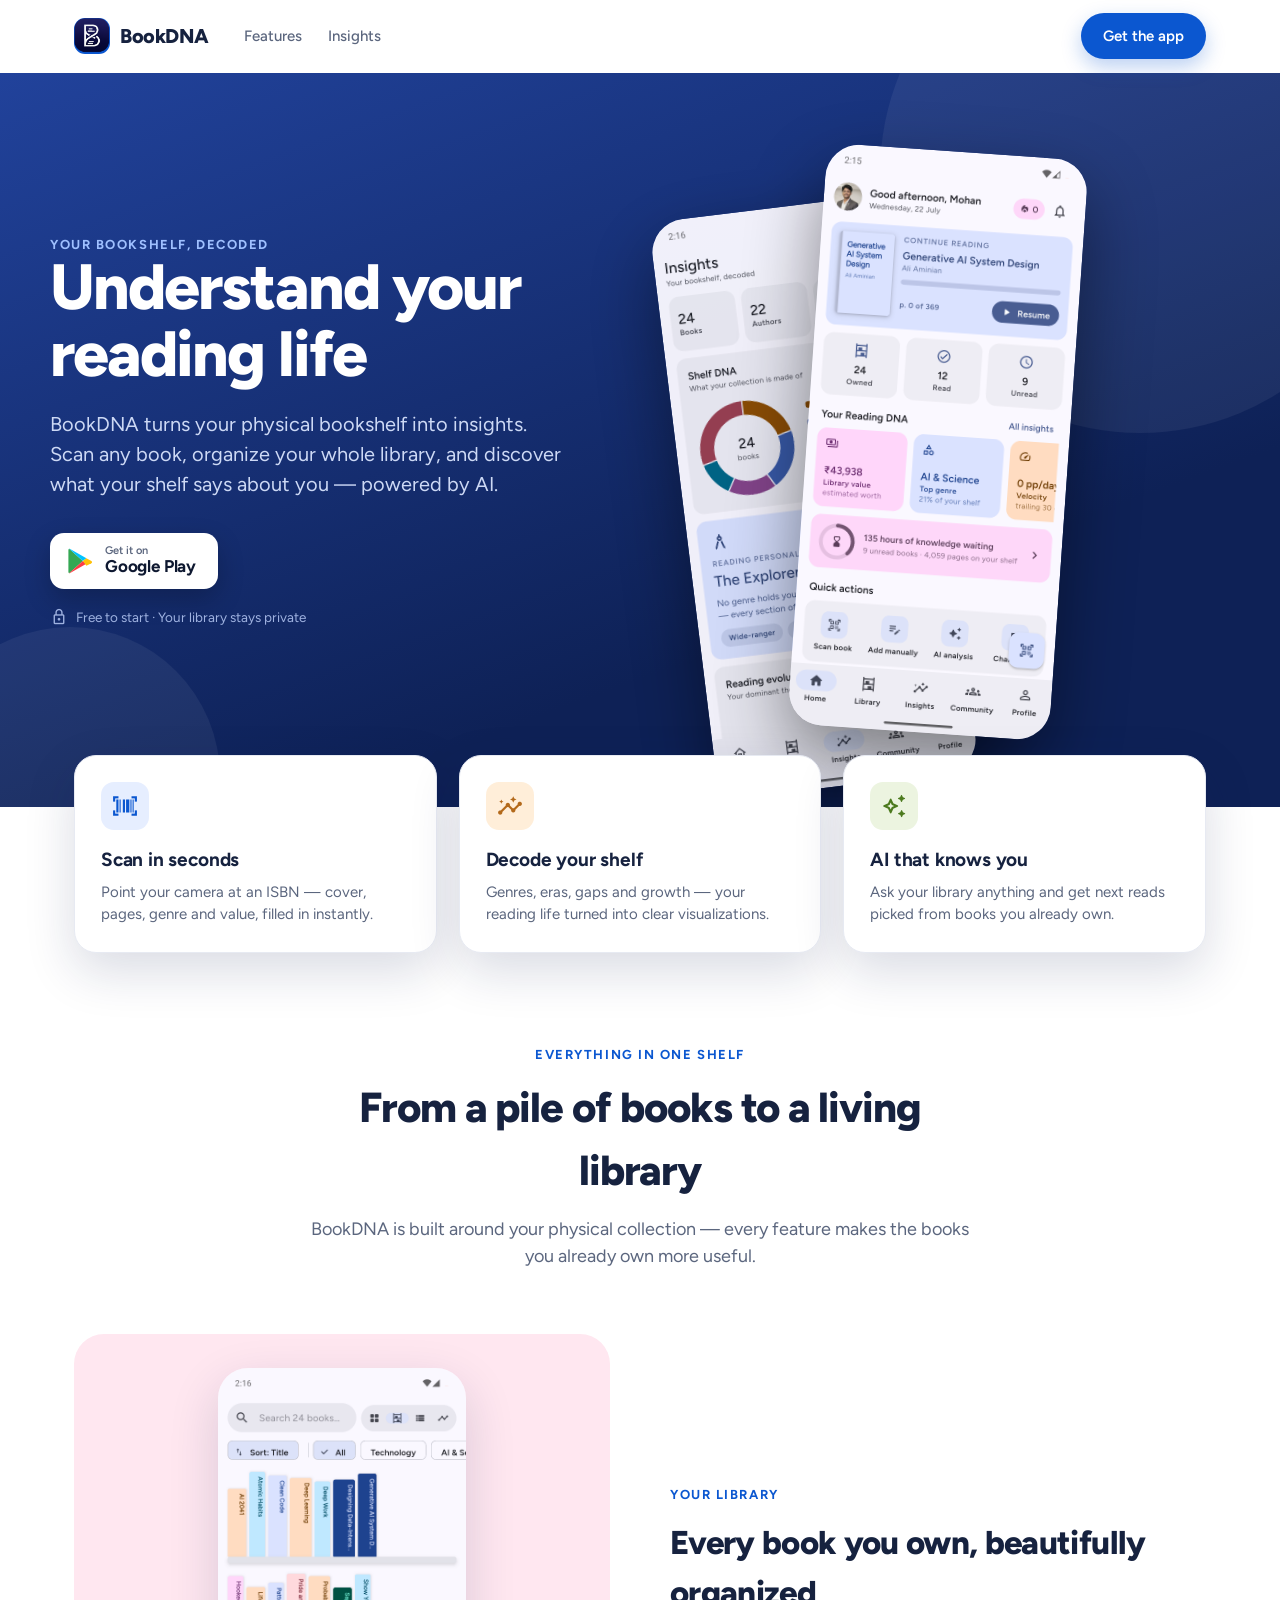
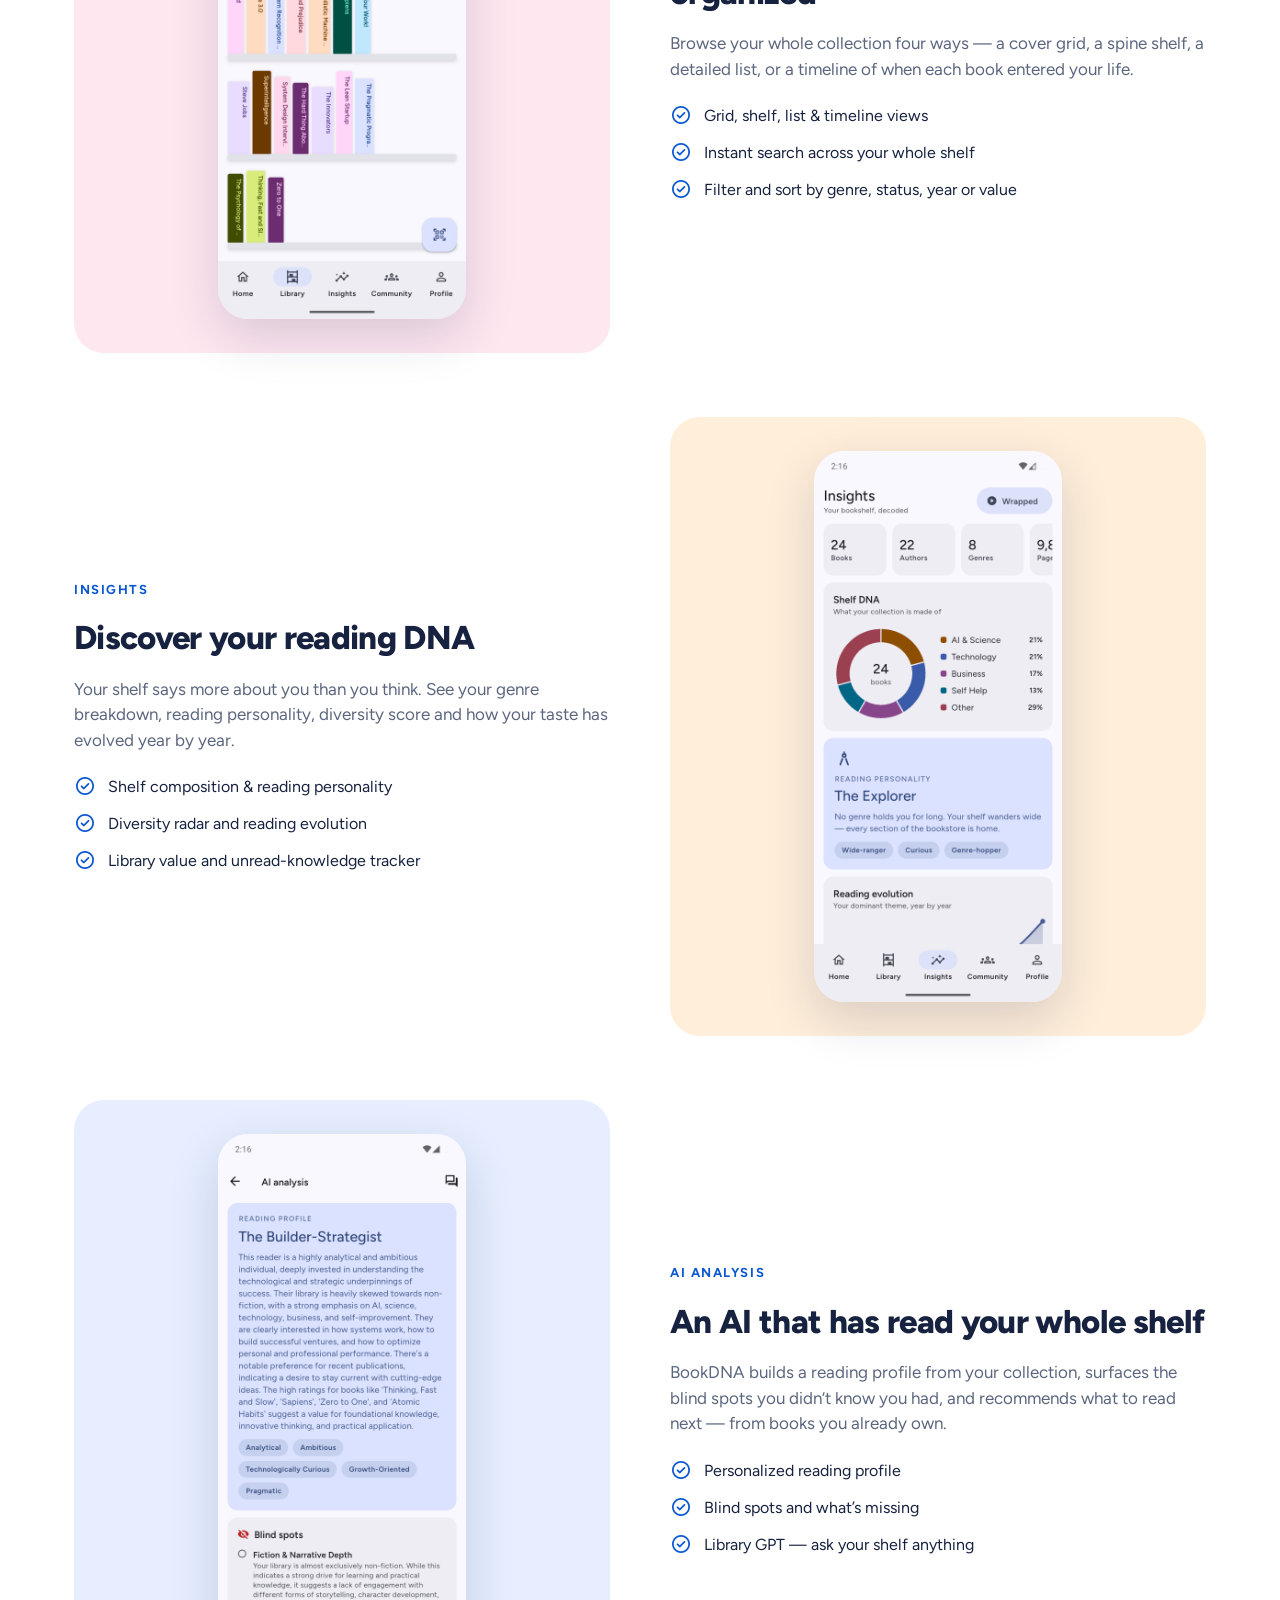
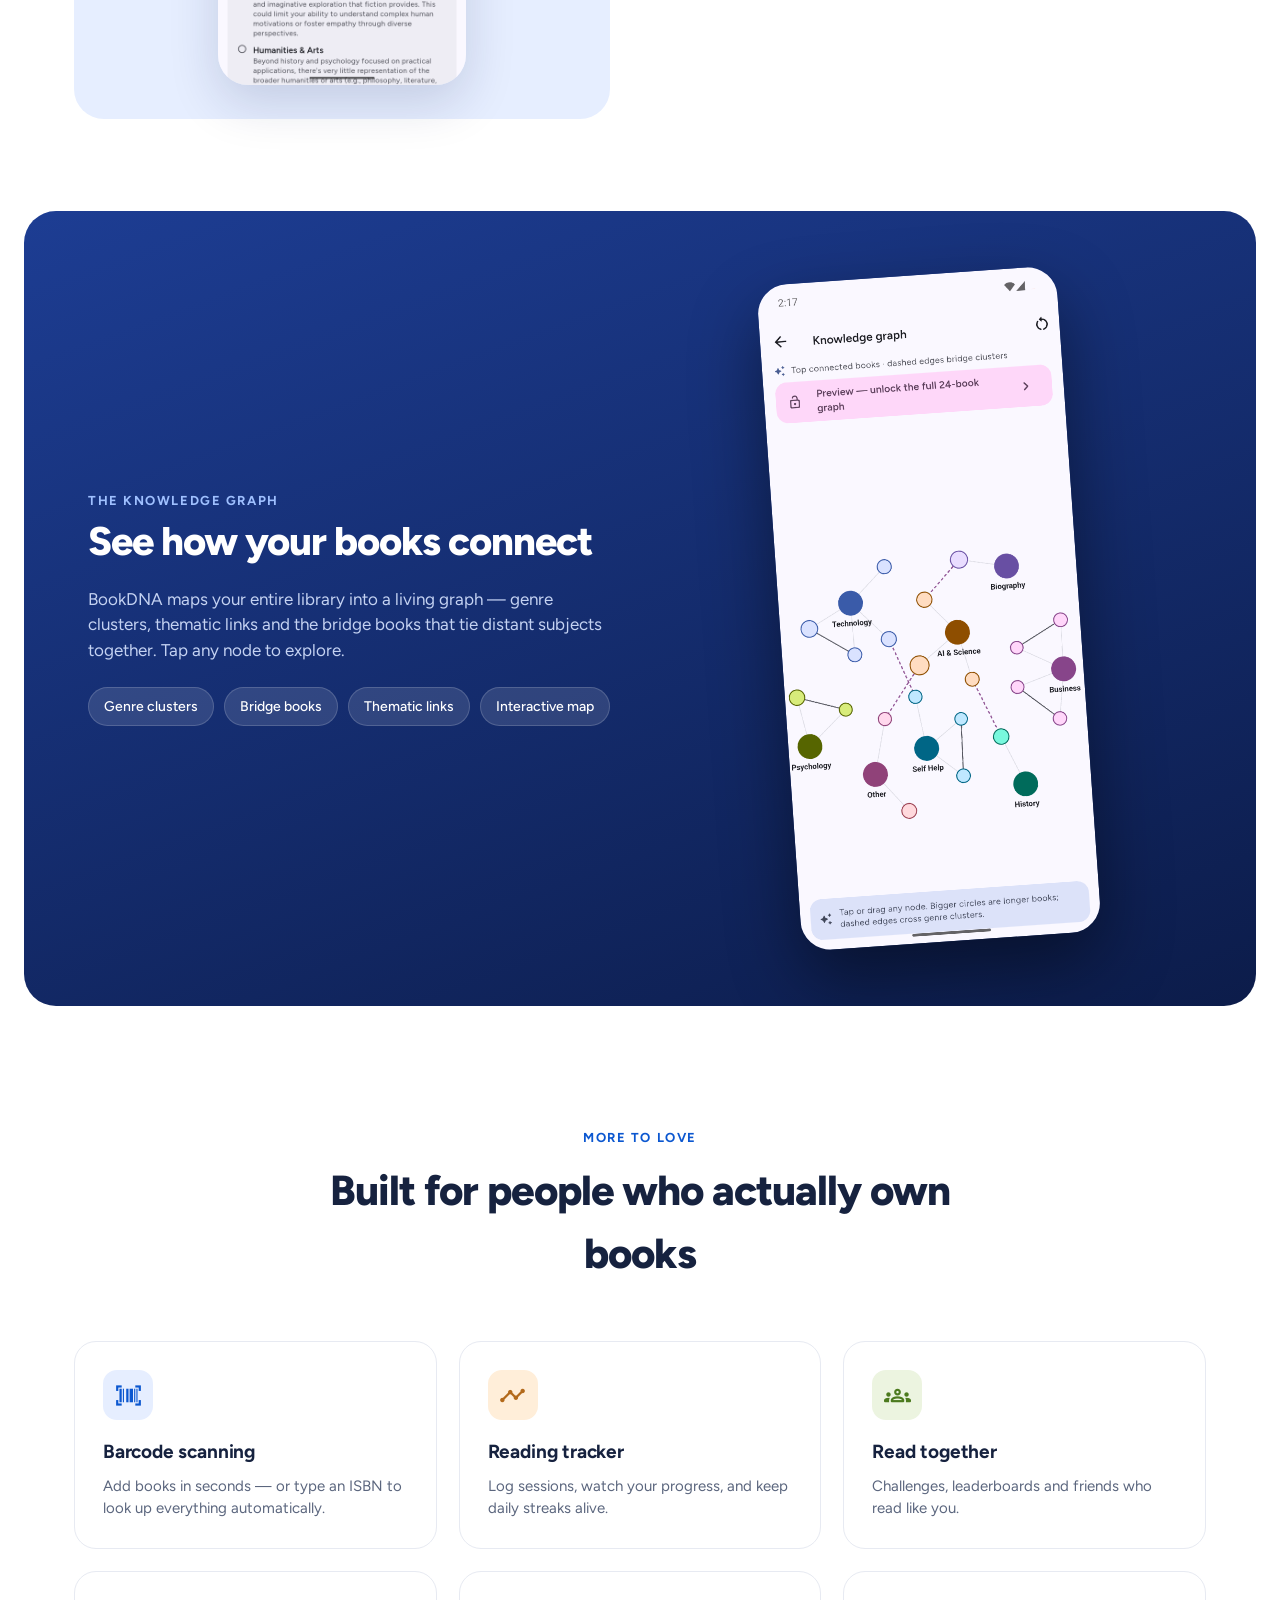
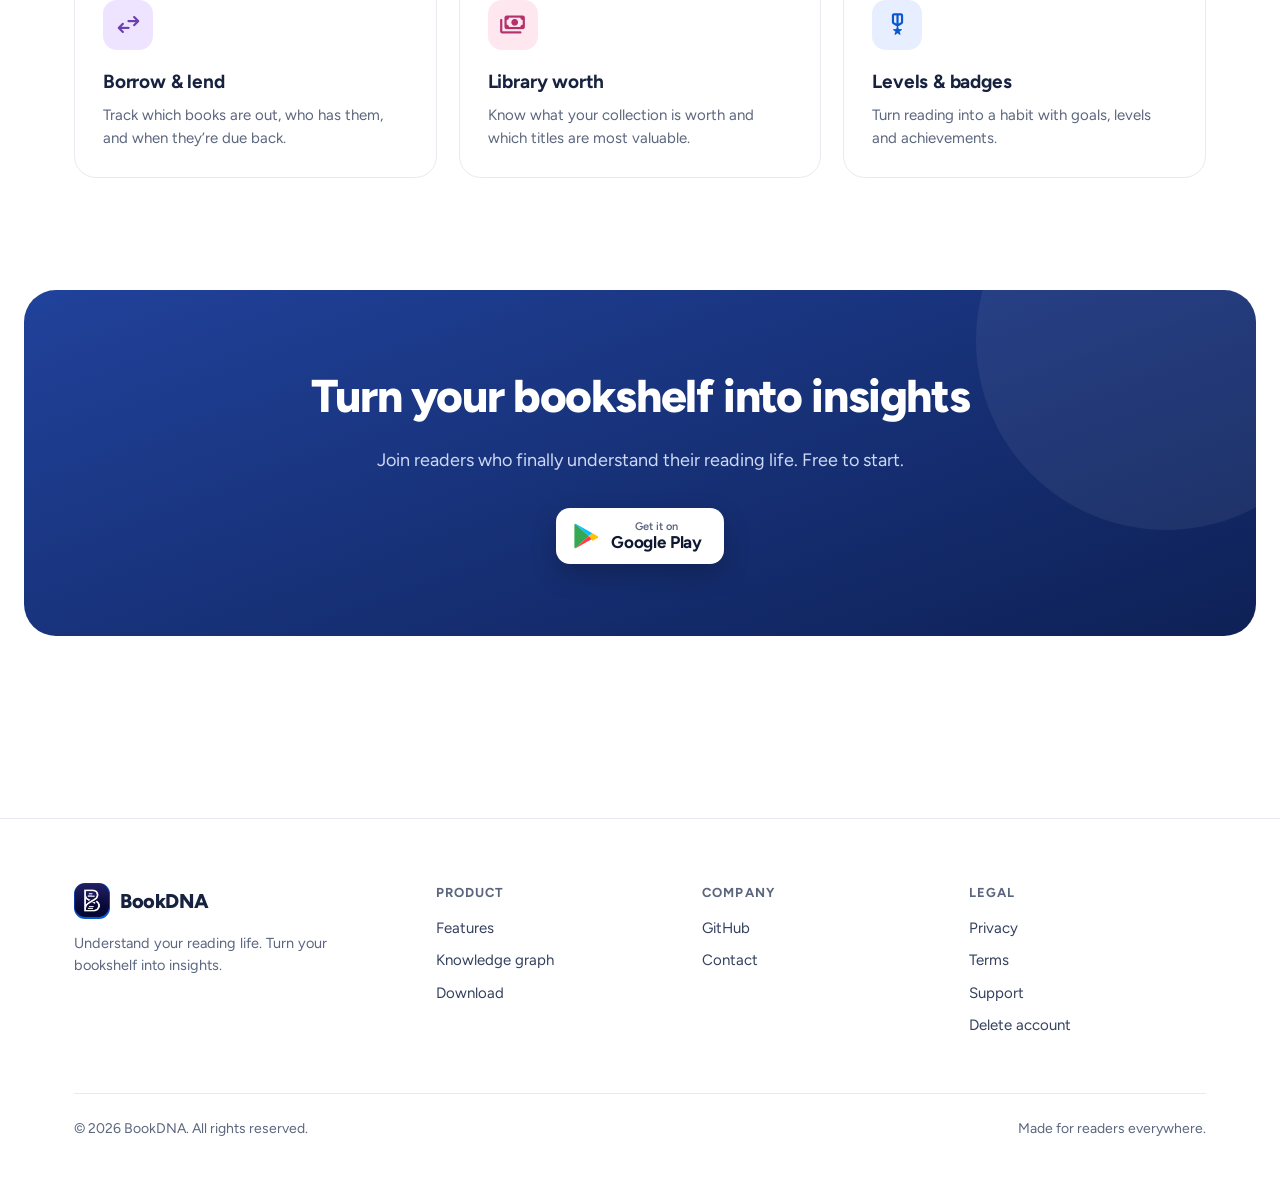
<file: index.html>
<!DOCTYPE html>
<html lang="en">
<head>
<meta charset="UTF-8" />
<meta name="viewport" content="width=device-width, initial-scale=1" />
<title>BookDNA — Understand your reading life</title>
<meta name="description" content="BookDNA turns your physical bookshelf into insights. Scan any book, organize your whole library, and decode your reading DNA with AI." />
<link rel="icon" type="image/png" href="assets/app_icon.png" />
<link rel="apple-touch-icon" href="assets/app_icon.png" />
<link rel="preconnect" href="https://fonts.googleapis.com" />
<link rel="preconnect" href="https://fonts.gstatic.com" crossorigin="anonymous" />
<link href="https://fonts.googleapis.com/css2?family=Figtree:wght@400;500;600;700;800&display=swap" rel="stylesheet" />
<link href="https://fonts.googleapis.com/css2?family=Material+Symbols+Rounded:opsz,wght,FILL,GRAD@20..48,300..600,0..1,0" rel="stylesheet" />
<style>
  :root{
    --indigo:#0b57d0; --indigo-2:#1d3d93; --indigo-deep:#0e2156;
    --pink:#ffe7f0; --amber:#ffeed9; --green:#ecf4e0; --blue:#e6eeff; --purple:#efe4ff;
    --ink:#16223f; --muted:#5b667e; --line:#e7eaf2; --bg:#ffffff; --soft:#f5f7fc;
    --r:22px; --shadow:0 18px 50px rgba(20,34,80,.16);
  }
  *{box-sizing:border-box;margin:0;padding:0}
  html{scroll-behavior:smooth}
  body{font-family:"Figtree",system-ui,sans-serif;color:var(--ink);background:var(--bg);-webkit-font-smoothing:antialiased;line-height:1.5}
  .msr{font-family:"Material Symbols Rounded";font-weight:normal;font-style:normal;line-height:1;display:inline-block;vertical-align:middle}
  a{color:inherit;text-decoration:none}
  img{display:block;max-width:100%}
  .wrap{max-width:1180px;margin:0 auto;padding:0 24px}
  .eyebrow{font-size:13px;font-weight:700;letter-spacing:.12em;text-transform:uppercase;color:var(--indigo)}

  /* nav */
  header{position:sticky;top:0;z-index:50;backdrop-filter:saturate(1.4) blur(12px);background:rgba(255,255,255,.82);border-bottom:1px solid transparent;transition:border-color .3s, background .3s}
  header.scrolled{border-color:var(--line)}
  .nav{display:flex;align-items:center;gap:28px;height:72px}
  .brand{display:flex;align-items:center;gap:10px;font-weight:800;font-size:20px;letter-spacing:-.02em}
  .logo{width:36px;height:36px;border-radius:11px;background:var(--indigo);display:flex;align-items:center;justify-content:center;flex:none;overflow:hidden}
  .logo .msr{color:#fff;font-size:22px}
  .logo img{width:100%;height:100%;object-fit:cover}
  .nav .links{display:flex;gap:26px;margin-left:8px}
  .nav .links a{font-size:15px;font-weight:500;color:var(--muted);transition:color .2s}
  .nav .links a:hover{color:var(--ink)}
  .nav .spacer{flex:1}
  .btn{display:inline-flex;align-items:center;justify-content:center;gap:8px;height:46px;padding:0 22px;border-radius:999px;font-weight:600;font-size:15px;cursor:pointer;border:none;transition:transform .15s, box-shadow .2s, background .2s;white-space:nowrap}
  .btn:active{transform:translateY(1px)}
  .btn-primary{background:var(--indigo);color:#fff;box-shadow:0 8px 20px rgba(11,87,208,.28)}
  .btn-primary:hover{background:#0a4cb8}
  .btn-ghost{background:transparent;color:var(--ink);border:1px solid var(--line)}
  .btn-ghost:hover{background:var(--soft)}
  .nav-cta{display:flex;gap:10px;align-items:center}
  .menu-btn{display:none;background:none;border:none;cursor:pointer}

  /* hero */
  .hero{position:relative;overflow:hidden;background:linear-gradient(160deg,#21429b 0%,#0e2156 70%);color:#fff}
  .hero .blob{position:absolute;border-radius:50%;background:rgba(255,255,255,.06);pointer-events:none}
  .hero-inner{display:grid;grid-template-columns:1.05fr .95fr;gap:40px;align-items:center;padding:78px 0 96px}
  .hero h1{font-size:clamp(38px,5.4vw,64px);line-height:1.04;letter-spacing:-.03em;font-weight:800}
  .hero p.sub{font-size:clamp(17px,2vw,20px);color:#cdd9f5;margin-top:22px;max-width:520px}
  .hero .eyebrow{color:#9fc0ff}
  .store-row{display:flex;gap:14px;margin-top:34px;flex-wrap:wrap}
  .store{display:inline-flex;align-items:center;gap:11px;background:#fff;color:#0e1830;height:56px;padding:0 22px 0 18px;border-radius:14px;transition:transform .15s, box-shadow .2s;box-shadow:0 10px 26px rgba(0,0,0,.22)}
  .store:hover{transform:translateY(-2px)}
  .store .msr{font-size:30px}
  .store small{display:block;font-size:11px;line-height:1.1;color:#5b667e;font-weight:600}
  .store b{display:block;font-size:17px;line-height:1.15;letter-spacing:-.01em}
  .store.play .tri{width:26px;height:28px}
  .hero-note{margin-top:18px;font-size:13.5px;color:#9fb2e0;display:flex;align-items:center;gap:8px}
  .phones{position:relative;height:560px}
  .phones img{position:absolute;border-radius:34px;box-shadow:0 30px 70px rgba(0,0,0,.45);width:262px}
  .phones .p1{left:118px;top:0;transform:rotate(4deg);z-index:2}
  .phones .p2{left:-6px;top:54px;transform:rotate(-7deg);z-index:1;opacity:.96}

  /* value strip */
  .values{display:grid;grid-template-columns:repeat(3,1fr);gap:22px;margin-top:-52px;position:relative;z-index:5}
  .vcard{background:#fff;border:1px solid var(--line);border-radius:var(--r);padding:26px;box-shadow:var(--shadow)}
  .vcard .ic{width:48px;height:48px;border-radius:13px;background:var(--blue);display:flex;align-items:center;justify-content:center;margin-bottom:16px}
  .vcard .ic .msr{color:var(--indigo);font-size:26px}
  .vcard h3{font-size:19px;letter-spacing:-.01em}
  .vcard p{color:var(--muted);font-size:15px;margin-top:6px}

  section.block{padding:92px 0}
  .sec-head{max-width:680px;margin:0 auto 12px;text-align:center}
  .sec-head h2{font-size:clamp(28px,3.6vw,42px);letter-spacing:-.025em;font-weight:800;margin-top:12px}
  .sec-head p{color:var(--muted);font-size:18px;margin-top:14px}

  /* showcase rows */
  .showcase{display:grid;grid-template-columns:1fr 1fr;gap:60px;align-items:center;margin-top:64px}
  .showcase:first-of-type{margin-top:52px}
  .showcase .media{display:flex;justify-content:center;position:relative}
  .showcase .media .pane{border-radius:30px;padding:34px;width:100%;display:flex;justify-content:center;gap:18px}
  .showcase .media img{width:248px;border-radius:30px;box-shadow:var(--shadow)}
  .showcase:nth-child(even) .text{order:2}
  .showcase:nth-child(even) .media{order:1}
  .showcase .text h3{font-size:clamp(24px,3vw,33px);letter-spacing:-.02em;font-weight:800;margin-top:14px}
  .showcase .text p{color:var(--muted);font-size:17px;margin-top:14px}
  .feat-list{margin-top:22px;display:flex;flex-direction:column;gap:13px}
  .feat-list li{list-style:none;display:flex;gap:12px;align-items:flex-start;font-size:16px}
  .feat-list .msr{color:var(--indigo);font-size:22px;flex:none}

  /* feature grid */
  .grid6{display:grid;grid-template-columns:repeat(3,1fr);gap:22px;margin-top:56px}
  .fcard{border:1px solid var(--line);border-radius:var(--r);padding:28px;background:#fff;transition:transform .2s, box-shadow .2s}
  .fcard:hover{transform:translateY(-4px);box-shadow:var(--shadow)}
  .fcard .ic{width:50px;height:50px;border-radius:14px;display:flex;align-items:center;justify-content:center;margin-bottom:18px}
  .fcard .ic .msr{font-size:27px}
  .fcard h3{font-size:19px;letter-spacing:-.01em}
  .fcard p{color:var(--muted);font-size:15px;margin-top:8px}

  /* insights dark band */
  .dark{background:linear-gradient(160deg,#1d3d93,#0c1c4a);color:#fff;border-radius:32px;overflow:hidden;margin:0 24px}
  .dark-inner{display:grid;grid-template-columns:1fr 1fr;gap:50px;align-items:center;padding:64px}
  .dark h2{font-size:clamp(28px,3.4vw,40px);letter-spacing:-.025em;font-weight:800}
  .dark p{color:#c4d2f2;font-size:17px;margin-top:16px}
  .dark .eyebrow{color:#9fc0ff}
  .chiprow{display:flex;flex-wrap:wrap;gap:10px;margin-top:24px}
  .chiprow span{background:rgba(255,255,255,.12);border:1px solid rgba(255,255,255,.16);padding:8px 15px;border-radius:999px;font-size:14px;font-weight:500}
  .dark .media img{width:300px;border-radius:30px;box-shadow:0 30px 70px rgba(0,0,0,.45);margin:0 auto;transform:rotate(-4deg)}

  /* pricing */
  .price-grid{display:grid;grid-template-columns:repeat(2,minmax(0,360px));gap:24px;justify-content:center;margin-top:56px}
  .plan{border:1px solid var(--line);border-radius:24px;padding:34px;background:#fff;position:relative}
  .plan.featured{border-color:var(--indigo);box-shadow:0 18px 50px rgba(11,87,208,.16)}
  .plan .tag{position:absolute;top:-13px;left:34px;background:var(--indigo);color:#fff;font-size:12px;font-weight:700;letter-spacing:.04em;padding:6px 13px;border-radius:999px}
  .plan h3{font-size:20px}
  .plan .price{font-size:44px;font-weight:800;letter-spacing:-.03em;margin:14px 0 2px}
  .plan .price span{font-size:17px;font-weight:600;color:var(--muted)}
  .plan ul{list-style:none;margin:22px 0 26px;display:flex;flex-direction:column;gap:12px}
  .plan li{display:flex;gap:10px;align-items:flex-start;font-size:15px;color:#33405e}
  .plan li .msr{color:var(--indigo);font-size:21px;flex:none}
  .plan .btn{width:100%}

  /* final cta */
  .cta{background:linear-gradient(160deg,#21429b,#0e2156);color:#fff;border-radius:32px;margin:0 24px;text-align:center;padding:72px 24px;overflow:hidden;position:relative}
  .cta h2{font-size:clamp(30px,4vw,46px);letter-spacing:-.03em;font-weight:800}
  .cta p{color:#cdd9f5;font-size:18px;margin-top:16px}
  .cta .store-row{justify-content:center}

  footer{padding:64px 0 40px;border-top:1px solid var(--line);margin-top:90px}
  .foot{display:grid;grid-template-columns:1.4fr 1fr 1fr 1fr;gap:30px}
  .foot p{color:var(--muted);font-size:14.5px;margin-top:14px;max-width:280px}
  .foot h4{font-size:13px;letter-spacing:.08em;text-transform:uppercase;color:var(--muted);margin-bottom:14px}
  .foot a{display:block;color:#33405e;font-size:15px;margin-bottom:10px}
  .foot a:hover{color:var(--indigo)}
  .copyright{margin-top:46px;padding-top:24px;border-top:1px solid var(--line);color:var(--muted);font-size:14px;display:flex;justify-content:space-between;flex-wrap:wrap;gap:10px}

  .reveal{opacity:0;transform:translateY(24px);transition:opacity .7s cubic-bezier(.2,0,0,1), transform .7s cubic-bezier(.2,0,0,1)}
  .reveal.in{opacity:1;transform:none}
  .hero-in{opacity:1}
  .phones.hero-in{animation:heroIn .8s cubic-bezier(.2,0,0,1) both;animation-delay:.1s}
  @keyframes heroIn{from{transform:translateY(26px)}to{transform:none}}

  @media(max-width:920px){
    .nav .links{display:none}
    .hero-inner{grid-template-columns:1fr;gap:10px;padding:54px 0 80px}
    .phones{height:480px;margin-top:10px}
    .values{grid-template-columns:1fr;margin-top:-40px}
    .showcase{grid-template-columns:1fr;gap:30px}
    .showcase:nth-child(even) .text{order:0}
    .showcase:nth-child(even) .media{order:0}
    .grid6{grid-template-columns:1fr}
    .dark-inner{grid-template-columns:1fr;padding:44px 28px;gap:30px}
    .dark .media img{transform:none}
    .price-grid{grid-template-columns:1fr}
    .foot{grid-template-columns:1fr 1fr}
    .nav-cta .btn-ghost{display:none}
  }
  @media(max-width:560px){
    .foot{grid-template-columns:1fr}
  }
</style>
</head>
<body>
<header id="hdr">
  <div class="wrap nav">
    <div class="brand"><span class="logo"><img src="assets/app_icon.png" alt="BookDNA icon" /></span>BookDNA</div>
    <nav class="links">
      <a href="#features">Features</a>
      <a href="#insights">Insights</a>
      <!-- Pricing hidden until the store subscription launches
      <a href="#pricing">Pricing</a>
      -->
    </nav>
    <div class="spacer"></div>
    <div class="nav-cta">
      <!-- <a href="#pricing" class="btn btn-ghost">See pricing</a> -->
      <a href="https://play.google.com/store/apps/details?id=com.bookdna.bookdna" class="btn btn-primary">Get the app</a>
    </div>
  </div>
</header>

<section class="hero">
  <div class="blob" style="width:520px;height:520px;right:-120px;top:-160px"></div>
  <div class="blob" style="width:300px;height:300px;left:-80px;bottom:-120px"></div>
  <div class="wrap hero-inner">
    <div class="hero-in">
      <div class="eyebrow">Your bookshelf, decoded</div>
      <h1>Understand your reading life</h1>
      <p class="sub">BookDNA turns your physical bookshelf into insights. Scan any book, organize your whole library, and discover what your shelf says about you — powered by AI.</p>
      <div class="store-row" id="get">
        <!-- App Store button hidden until the iOS release
        <a class="store" href="#get" aria-label="Download on the App Store">
          <svg viewBox="0 0 24 24" width="27" height="27" fill="currentColor" aria-hidden="true"><path d="M16.36 12.78c-.02-2.3 1.88-3.4 1.96-3.46-1.07-1.56-2.73-1.78-3.32-1.8-1.41-.14-2.76.83-3.48.83-.72 0-1.82-.81-3-.79-1.54.02-2.96.9-3.75 2.28-1.6 2.78-.41 6.89 1.15 9.14.76 1.1 1.67 2.34 2.86 2.29 1.15-.05 1.58-.74 2.97-.74 1.39 0 1.78.74 3 .72 1.24-.02 2.02-1.12 2.78-2.23.88-1.28 1.24-2.52 1.26-2.58-.03-.01-2.42-.93-2.44-3.67zM14.13 5.9c.64-.78 1.07-1.85.95-2.93-.92.04-2.03.61-2.69 1.38-.59.69-1.11 1.79-.97 2.85 1.02.08 2.07-.52 2.71-1.3z"/></svg>
          <span><small>Download on the</small><b>App Store</b></span>
        </a>
        -->
        <a class="store play" href="https://play.google.com/store/apps/details?id=com.bookdna.bookdna" aria-label="Get it on Google Play">
          <svg class="tri" viewBox="0 0 24 26" aria-hidden="true"><path d="M1 1.6 13.7 13 1 24.4c-.4-.2-.7-.6-.7-1.2V2.8c0-.6.3-1 .7-1.2Z" fill="#34a853"/><path d="M1 1.6c.1 0 .3 0 .5.1L17 10.5l-3.3 2.5L1 1.6Z" fill="#00c3ff"/><path d="M1 24.4 13.7 13 17 15.5 1.5 24.3c-.2.1-.4.1-.5.1Z" fill="#ff3a44"/><path d="M17 10.5 21.6 13c.9.5.9 1.6 0 2.1L17 17.5 13.7 13 17 10.5Z" fill="#ffc107"/></svg>
          <span><small>Get it on</small><b>Google Play</b></span>
        </a>
      </div>
      <div class="hero-note"><span class="msr" style="font-size:18px">lock</span> Free to start · Your library stays private</div>
    </div>
    <div class="phones hero-in">
      <img class="p2" src="assets/insights.png" alt="BookDNA reading insights" />
      <img class="p1" src="assets/home.png" alt="BookDNA home screen" />
    </div>
  </div>
</section>

<div class="wrap">
  <div class="values">
    <div class="vcard reveal">
      <div class="ic"><span class="msr">barcode_scanner</span></div>
      <h3>Scan in seconds</h3>
      <p>Point your camera at an ISBN — cover, pages, genre and value, filled in instantly.</p>
    </div>
    <div class="vcard reveal">
      <div class="ic" style="background:var(--amber)"><span class="msr" style="color:#b3691a">insights</span></div>
      <h3>Decode your shelf</h3>
      <p>Genres, eras, gaps and growth — your reading life turned into clear visualizations.</p>
    </div>
    <div class="vcard reveal">
      <div class="ic" style="background:var(--green)"><span class="msr" style="color:#4c7a1e">auto_awesome</span></div>
      <h3>AI that knows you</h3>
      <p>Ask your library anything and get next reads picked from books you already own.</p>
    </div>
  </div>
</div>

<section class="block" id="features">
  <div class="wrap">
    <div class="sec-head reveal">
      <div class="eyebrow">Everything in one shelf</div>
      <h2>From a pile of books to a living library</h2>
      <p>BookDNA is built around your physical collection — every feature makes the books you already own more useful.</p>
    </div>

    <div class="showcase">
      <div class="text reveal">
        <div class="eyebrow">Your library</div>
        <h3>Every book you own, beautifully organized</h3>
        <p>Browse your whole collection four ways — a cover grid, a spine shelf, a detailed list, or a timeline of when each book entered your life.</p>
        <ul class="feat-list">
          <li><span class="msr">check_circle</span> Grid, shelf, list & timeline views</li>
          <li><span class="msr">check_circle</span> Instant search across your whole shelf</li>
          <li><span class="msr">check_circle</span> Filter and sort by genre, status, year or value</li>
        </ul>
      </div>
      <div class="media reveal">
        <div class="pane" style="background:var(--pink)">
          <img src="assets/library.png" alt="Library shelf view" />
        </div>
      </div>
    </div>

    <div class="showcase">
      <div class="text reveal">
        <div class="eyebrow">Insights</div>
        <h3>Discover your reading DNA</h3>
        <p>Your shelf says more about you than you think. See your genre breakdown, reading personality, diversity score and how your taste has evolved year by year.</p>
        <ul class="feat-list">
          <li><span class="msr">check_circle</span> Shelf composition & reading personality</li>
          <li><span class="msr">check_circle</span> Diversity radar and reading evolution</li>
          <li><span class="msr">check_circle</span> Library value and unread-knowledge tracker</li>
        </ul>
      </div>
      <div class="media reveal">
        <div class="pane" style="background:var(--amber)">
          <img src="assets/insights.png" alt="Reading insights" />
        </div>
      </div>
    </div>

    <div class="showcase">
      <div class="text reveal">
        <div class="eyebrow">AI analysis</div>
        <h3>An AI that has read your whole shelf</h3>
        <p>BookDNA builds a reading profile from your collection, surfaces the blind spots you didn’t know you had, and recommends what to read next — from books you already own.</p>
        <ul class="feat-list">
          <li><span class="msr">check_circle</span> Personalized reading profile</li>
          <li><span class="msr">check_circle</span> Blind spots and what’s missing</li>
          <li><span class="msr">check_circle</span> Library GPT — ask your shelf anything</li>
        </ul>
      </div>
      <div class="media reveal">
        <div class="pane" style="background:var(--blue)">
          <img src="assets/ai.png" alt="AI reading profile" />
        </div>
      </div>
    </div>
  </div>
</section>

<section style="padding:0 0 30px">
  <div class="dark reveal" id="insights">
    <div class="dark-inner">
      <div>
        <div class="eyebrow">The knowledge graph</div>
        <h2>See how your books connect</h2>
        <p>BookDNA maps your entire library into a living graph — genre clusters, thematic links and the bridge books that tie distant subjects together. Tap any node to explore.</p>
        <div class="chiprow">
          <span>Genre clusters</span><span>Bridge books</span><span>Thematic links</span><span>Interactive map</span>
        </div>
      </div>
      <div class="media">
        <img src="assets/graph.png" alt="Knowledge graph" />
      </div>
    </div>
  </div>
</section>

<section class="block">
  <div class="wrap">
    <div class="sec-head reveal">
      <div class="eyebrow">More to love</div>
      <h2>Built for people who actually own books</h2>
    </div>
    <div class="grid6">
      <div class="fcard reveal"><div class="ic" style="background:var(--blue)"><span class="msr" style="color:var(--indigo)">barcode_scanner</span></div><h3>Barcode scanning</h3><p>Add books in seconds — or type an ISBN to look up everything automatically.</p></div>
      <div class="fcard reveal"><div class="ic" style="background:var(--amber)"><span class="msr" style="color:#b3691a">timeline</span></div><h3>Reading tracker</h3><p>Log sessions, watch your progress, and keep daily streaks alive.</p></div>
      <div class="fcard reveal"><div class="ic" style="background:var(--green)"><span class="msr" style="color:#4c7a1e">groups</span></div><h3>Read together</h3><p>Challenges, leaderboards and friends who read like you.</p></div>
      <div class="fcard reveal"><div class="ic" style="background:var(--purple)"><span class="msr" style="color:#6b3fb0">swap_horiz</span></div><h3>Borrow &amp; lend</h3><p>Track which books are out, who has them, and when they’re due back.</p></div>
      <div class="fcard reveal"><div class="ic" style="background:var(--pink)"><span class="msr" style="color:#b3326b">payments</span></div><h3>Library worth</h3><p>Know what your collection is worth and which titles are most valuable.</p></div>
      <div class="fcard reveal"><div class="ic" style="background:var(--blue)"><span class="msr" style="color:var(--indigo)">military_tech</span></div><h3>Levels &amp; badges</h3><p>Turn reading into a habit with goals, levels and achievements.</p></div>
    </div>
  </div>
</section>

<!-- Pricing hidden until the store subscription launches
<section class="block" id="pricing" style="background:var(--soft)">
  <div class="wrap">
    <div class="sec-head reveal">
      <div class="eyebrow">Pricing</div>
      <h2>Start free. Go deeper with Premium.</h2>
      <p>Build your library for free. Unlock the full intelligence layer whenever you’re ready.</p>
    </div>
    <div class="price-grid">
      <div class="plan reveal">
        <h3>Free</h3>
        <div class="price">₹0</div>
        <div style="color:var(--muted);font-size:15px">Everything to digitize your shelf</div>
        <ul>
          <li><span class="msr">check</span> Unlimited book scanning</li>
          <li><span class="msr">check</span> All four library views</li>
          <li><span class="msr">check</span> Reading tracker &amp; streaks</li>
          <li><span class="msr">check</span> Core shelf insights</li>
        </ul>
        <a href="#get" class="btn btn-ghost">Get started</a>
      </div>
      <div class="plan featured reveal">
        <div class="tag">MOST POPULAR</div>
        <h3>Premium</h3>
        <div class="price">₹1,499<span> / year</span></div>
        <div style="color:var(--muted);font-size:15px">or ₹199 / month · 7-day free trial</div>
        <ul>
          <li><span class="msr">check</span> AI knowledge graph</li>
          <li><span class="msr">check</span> Shelf photo recognition</li>
          <li><span class="msr">check</span> Advanced analytics &amp; blind spots</li>
          <li><span class="msr">check</span> Unlimited Library GPT</li>
          <li><span class="msr">check</span> Monthly Wrapped &amp; exports</li>
        </ul>
        <a href="#get" class="btn btn-primary">Start free trial</a>
      </div>
    </div>
  </div>
</section>
-->


<section class="block" style="padding-top:20px">
  <div class="cta reveal">
    <div class="blob" style="width:380px;height:380px;right:-100px;top:-140px;position:absolute;border-radius:50%;background:rgba(255,255,255,.06)"></div>
    <h2>Turn your bookshelf into insights</h2>
    <p>Join readers who finally understand their reading life. Free to start.</p>
    <div class="store-row">
      <!-- App Store button hidden until the iOS release
      <a class="store" href="#get"><svg viewBox="0 0 24 24" width="27" height="27" fill="currentColor" aria-hidden="true"><path d="M16.36 12.78c-.02-2.3 1.88-3.4 1.96-3.46-1.07-1.56-2.73-1.78-3.32-1.8-1.41-.14-2.76.83-3.48.83-.72 0-1.82-.81-3-.79-1.54.02-2.96.9-3.75 2.28-1.6 2.78-.41 6.89 1.15 9.14.76 1.1 1.67 2.34 2.86 2.29 1.15-.05 1.58-.74 2.97-.74 1.39 0 1.78.74 3 .72 1.24-.02 2.02-1.12 2.78-2.23.88-1.28 1.24-2.52 1.26-2.58-.03-.01-2.42-.93-2.44-3.67zM14.13 5.9c.64-.78 1.07-1.85.95-2.93-.92.04-2.03.61-2.69 1.38-.59.69-1.11 1.79-.97 2.85 1.02.08 2.07-.52 2.71-1.3z"/></svg><span><small>Download on the</small><b>App Store</b></span></a>
      -->
      <a class="store play" href="https://play.google.com/store/apps/details?id=com.bookdna.bookdna"><svg class="tri" viewBox="0 0 24 26" aria-hidden="true"><path d="M1 1.6 13.7 13 1 24.4c-.4-.2-.7-.6-.7-1.2V2.8c0-.6.3-1 .7-1.2Z" fill="#34a853"/><path d="M1 1.6c.1 0 .3 0 .5.1L17 10.5l-3.3 2.5L1 1.6Z" fill="#00c3ff"/><path d="M1 24.4 13.7 13 17 15.5 1.5 24.3c-.2.1-.4.1-.5.1Z" fill="#ff3a44"/><path d="M17 10.5 21.6 13c.9.5.9 1.6 0 2.1L17 17.5 13.7 13 17 10.5Z" fill="#ffc107"/></svg><span><small>Get it on</small><b>Google Play</b></span></a>
    </div>
  </div>
</section>

<footer>
  <div class="wrap">
    <div class="foot">
      <div>
        <div class="brand"><span class="logo"><img src="assets/app_icon.png" alt="BookDNA icon" /></span>BookDNA</div>
        <p>Understand your reading life. Turn your bookshelf into insights.</p>
      </div>
      <div>
        <h4>Product</h4>
        <a href="#features">Features</a>
        <a href="#insights">Knowledge graph</a>
        <!-- <a href="#pricing">Pricing</a> -->
        <a href="https://play.google.com/store/apps/details?id=com.bookdna.bookdna">Download</a>
      </div>
      <div>
        <h4>Company</h4>
        <a href="https://github.com/MohanKrishnaGR/BookDNA">GitHub</a>
        <a href="support.html">Contact</a>
      </div>
      <div>
        <h4>Legal</h4>
        <a href="privacy.html">Privacy</a>
        <a href="terms.html">Terms</a>
        <a href="support.html">Support</a>
        <a href="delete-account.html">Delete account</a>
      </div>
    </div>
    <div class="copyright">
      <span>© 2026 BookDNA. All rights reserved.</span>
      <span>Made for readers everywhere.</span>
    </div>
  </div>
</footer>

<script>
  const hdr=document.getElementById('hdr');
  addEventListener('scroll',()=>hdr.classList.toggle('scrolled',scrollY>8));
  const io=new IntersectionObserver((es)=>{es.forEach(e=>{if(e.isIntersecting){e.target.classList.add('in');io.unobserve(e.target);}})},{threshold:.12});
  document.querySelectorAll('.reveal').forEach(el=>io.observe(el));
</script>
</body>
</html>
</file>
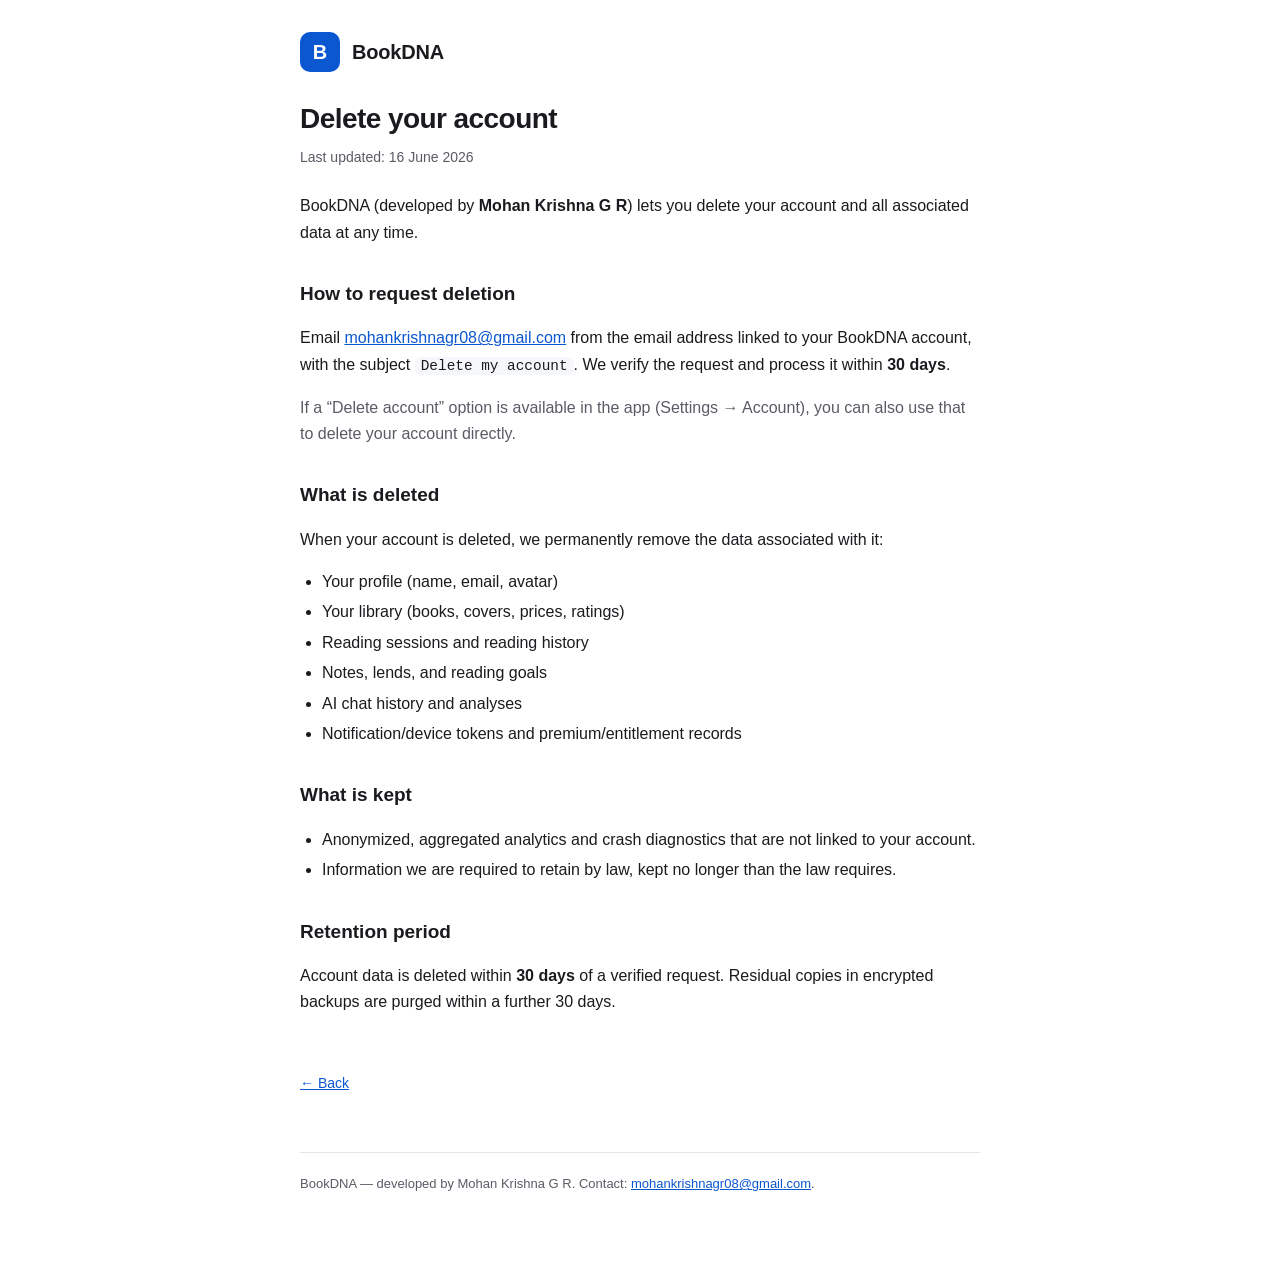
<file: delete-account.html>
<!doctype html>
<html lang="en">
<head>
  <meta charset="utf-8">
  <meta name="viewport" content="width=device-width, initial-scale=1">
  <title>Delete your account — BookDNA</title>
  <meta name="description" content="How to request deletion of your BookDNA account and associated data.">
  <link rel="stylesheet" href="styles.css">
</head>
<body>
  <main class="wrap">
    <header>
      <div class="logo">B</div>
      <div class="brand">BookDNA</div>
    </header>

    <h1>Delete your account</h1>
    <p class="meta">Last updated: 16 June 2026</p>

    <p>BookDNA (developed by <strong>Mohan Krishna G R</strong>) lets you delete
    your account and all associated data at any time.</p>

    <h2>How to request deletion</h2>
    <p>Email <a href="mailto:mohankrishnagr08@gmail.com?subject=Delete%20my%20account">mohankrishnagr08@gmail.com</a>
    from the email address linked to your BookDNA account, with the subject
    <code>Delete my account</code>. We verify the request and process it within
    <strong>30 days</strong>.</p>
    <p class="muted">If a “Delete account” option is available in the app
    (Settings → Account), you can also use that to delete your account directly.</p>

    <h2>What is deleted</h2>
    <p>When your account is deleted, we permanently remove the data associated
    with it:</p>
    <ul>
      <li>Your profile (name, email, avatar)</li>
      <li>Your library (books, covers, prices, ratings)</li>
      <li>Reading sessions and reading history</li>
      <li>Notes, lends, and reading goals</li>
      <li>AI chat history and analyses</li>
      <li>Notification/device tokens and premium/entitlement records</li>
    </ul>

    <h2>What is kept</h2>
    <ul>
      <li>Anonymized, aggregated analytics and crash diagnostics that are not
      linked to your account.</li>
      <li>Information we are required to retain by law, kept no longer than the
      law requires.</li>
    </ul>

    <h2>Retention period</h2>
    <p>Account data is deleted within <strong>30 days</strong> of a verified
    request. Residual copies in encrypted backups are purged within a further
    30 days.</p>

    <a class="back" href="index.html">← Back</a>
    <footer>BookDNA — developed by Mohan Krishna G R.
      Contact: <a href="mailto:mohankrishnagr08@gmail.com">mohankrishnagr08@gmail.com</a>.</footer>
  </main>
</body>
</html>
</file>
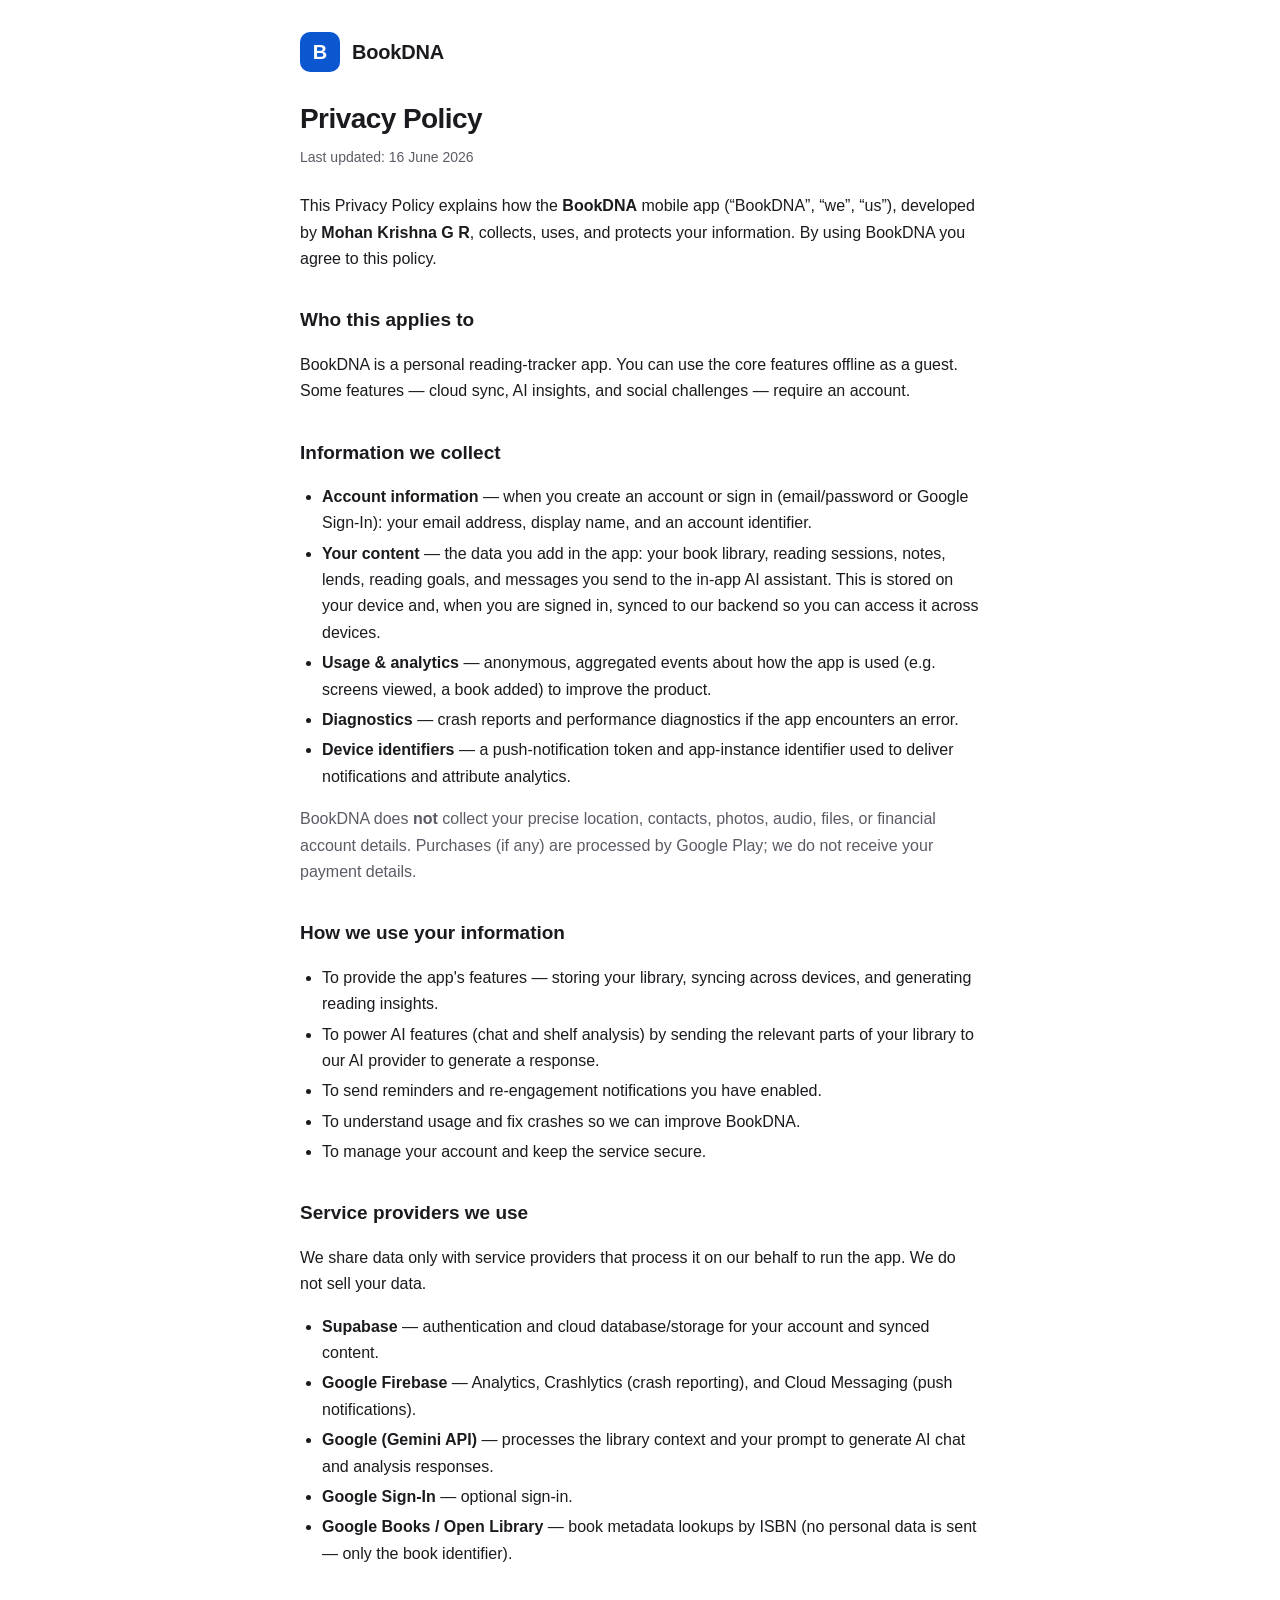
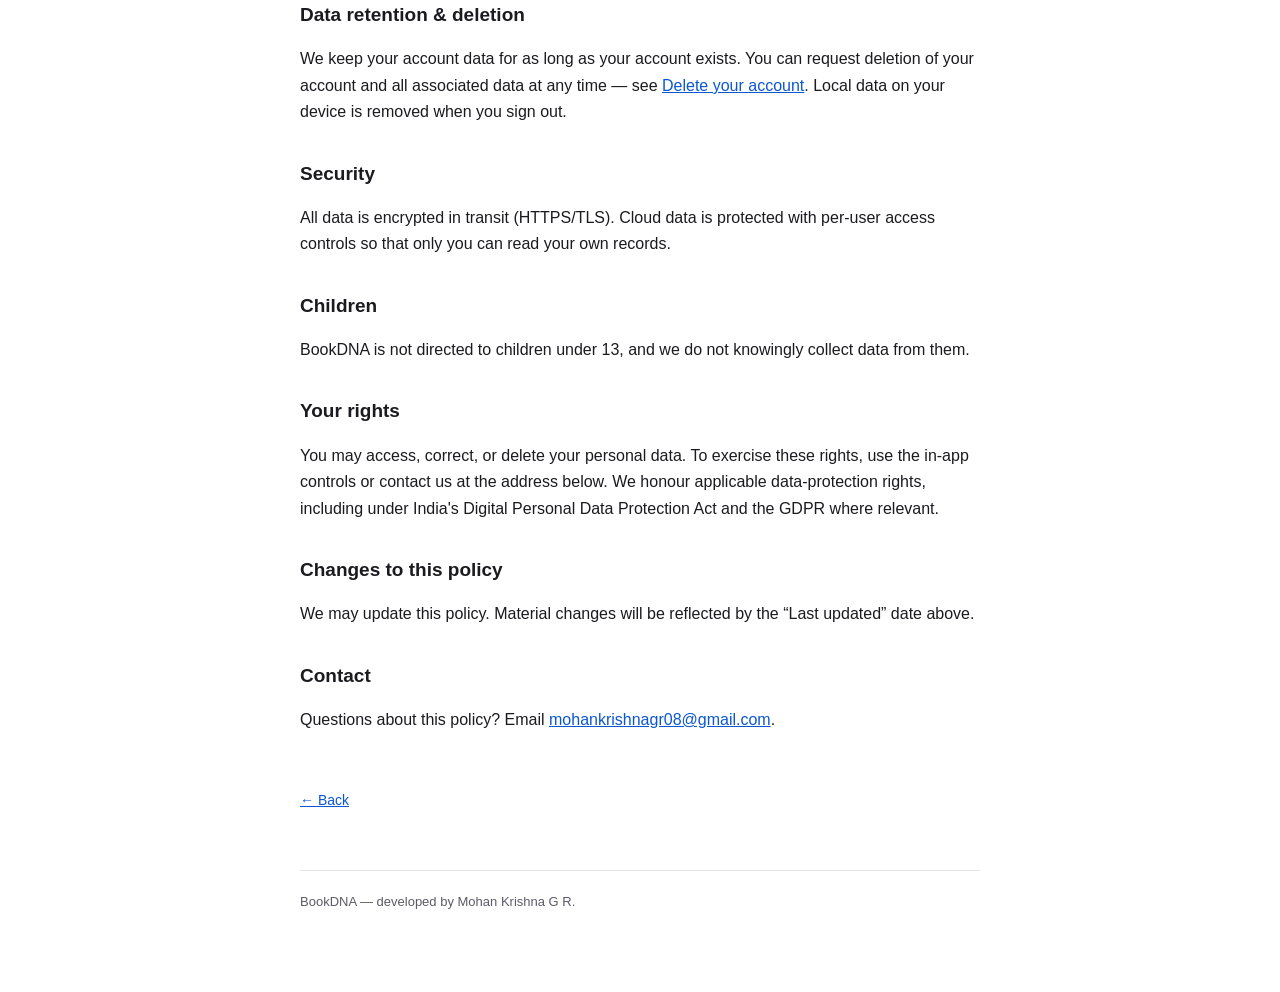
<file: privacy.html>
<!doctype html>
<html lang="en">
<head>
  <meta charset="utf-8">
  <meta name="viewport" content="width=device-width, initial-scale=1">
  <title>Privacy Policy — BookDNA</title>
  <meta name="description" content="BookDNA Privacy Policy — what data we collect, how we use it, and your choices.">
  <link rel="stylesheet" href="styles.css">
</head>
<body>
  <main class="wrap">
    <header>
      <div class="logo">B</div>
      <div class="brand">BookDNA</div>
    </header>

    <h1>Privacy Policy</h1>
    <p class="meta">Last updated: 16 June 2026</p>

    <p>This Privacy Policy explains how the <strong>BookDNA</strong> mobile app
    (“BookDNA”, “we”, “us”), developed by <strong>Mohan Krishna G R</strong>,
    collects, uses, and protects your information. By using BookDNA you agree to
    this policy.</p>

    <h2>Who this applies to</h2>
    <p>BookDNA is a personal reading-tracker app. You can use the core features
    offline as a guest. Some features — cloud sync, AI insights, and social
    challenges — require an account.</p>

    <h2>Information we collect</h2>
    <ul>
      <li><strong>Account information</strong> — when you create an account or
      sign in (email/password or Google Sign-In): your email address, display
      name, and an account identifier.</li>
      <li><strong>Your content</strong> — the data you add in the app: your book
      library, reading sessions, notes, lends, reading goals, and messages you
      send to the in-app AI assistant. This is stored on your device and, when
      you are signed in, synced to our backend so you can access it across
      devices.</li>
      <li><strong>Usage &amp; analytics</strong> — anonymous, aggregated events
      about how the app is used (e.g. screens viewed, a book added) to improve
      the product.</li>
      <li><strong>Diagnostics</strong> — crash reports and performance
      diagnostics if the app encounters an error.</li>
      <li><strong>Device identifiers</strong> — a push-notification token and
      app-instance identifier used to deliver notifications and attribute
      analytics.</li>
    </ul>
    <p class="muted">BookDNA does <strong>not</strong> collect your precise
    location, contacts, photos, audio, files, or financial account details.
    Purchases (if any) are processed by Google Play; we do not receive your
    payment details.</p>

    <h2>How we use your information</h2>
    <ul>
      <li>To provide the app's features — storing your library, syncing across
      devices, and generating reading insights.</li>
      <li>To power AI features (chat and shelf analysis) by sending the relevant
      parts of your library to our AI provider to generate a response.</li>
      <li>To send reminders and re-engagement notifications you have enabled.</li>
      <li>To understand usage and fix crashes so we can improve BookDNA.</li>
      <li>To manage your account and keep the service secure.</li>
    </ul>

    <h2>Service providers we use</h2>
    <p>We share data only with service providers that process it on our behalf to
    run the app. We do not sell your data.</p>
    <ul>
      <li><strong>Supabase</strong> — authentication and cloud database/storage
      for your account and synced content.</li>
      <li><strong>Google Firebase</strong> — Analytics, Crashlytics (crash
      reporting), and Cloud Messaging (push notifications).</li>
      <li><strong>Google (Gemini API)</strong> — processes the library context
      and your prompt to generate AI chat and analysis responses.</li>
      <li><strong>Google Sign-In</strong> — optional sign-in.</li>
      <li><strong>Google Books / Open Library</strong> — book metadata lookups by
      ISBN (no personal data is sent — only the book identifier).</li>
    </ul>

    <h2>Data retention &amp; deletion</h2>
    <p>We keep your account data for as long as your account exists. You can
    request deletion of your account and all associated data at any time — see
    <a href="delete-account.html">Delete your account</a>. Local data on your
    device is removed when you sign out.</p>

    <h2>Security</h2>
    <p>All data is encrypted in transit (HTTPS/TLS). Cloud data is protected with
    per-user access controls so that only you can read your own records.</p>

    <h2>Children</h2>
    <p>BookDNA is not directed to children under 13, and we do not knowingly
    collect data from them.</p>

    <h2>Your rights</h2>
    <p>You may access, correct, or delete your personal data. To exercise these
    rights, use the in-app controls or contact us at the address below. We honour
    applicable data-protection rights, including under India's Digital Personal
    Data Protection Act and the GDPR where relevant.</p>

    <h2>Changes to this policy</h2>
    <p>We may update this policy. Material changes will be reflected by the
    “Last updated” date above.</p>

    <h2>Contact</h2>
    <p>Questions about this policy? Email
    <a href="mailto:mohankrishnagr08@gmail.com">mohankrishnagr08@gmail.com</a>.</p>

    <a class="back" href="index.html">← Back</a>
    <footer>BookDNA — developed by Mohan Krishna G R.</footer>
  </main>
</body>
</html>
</file>
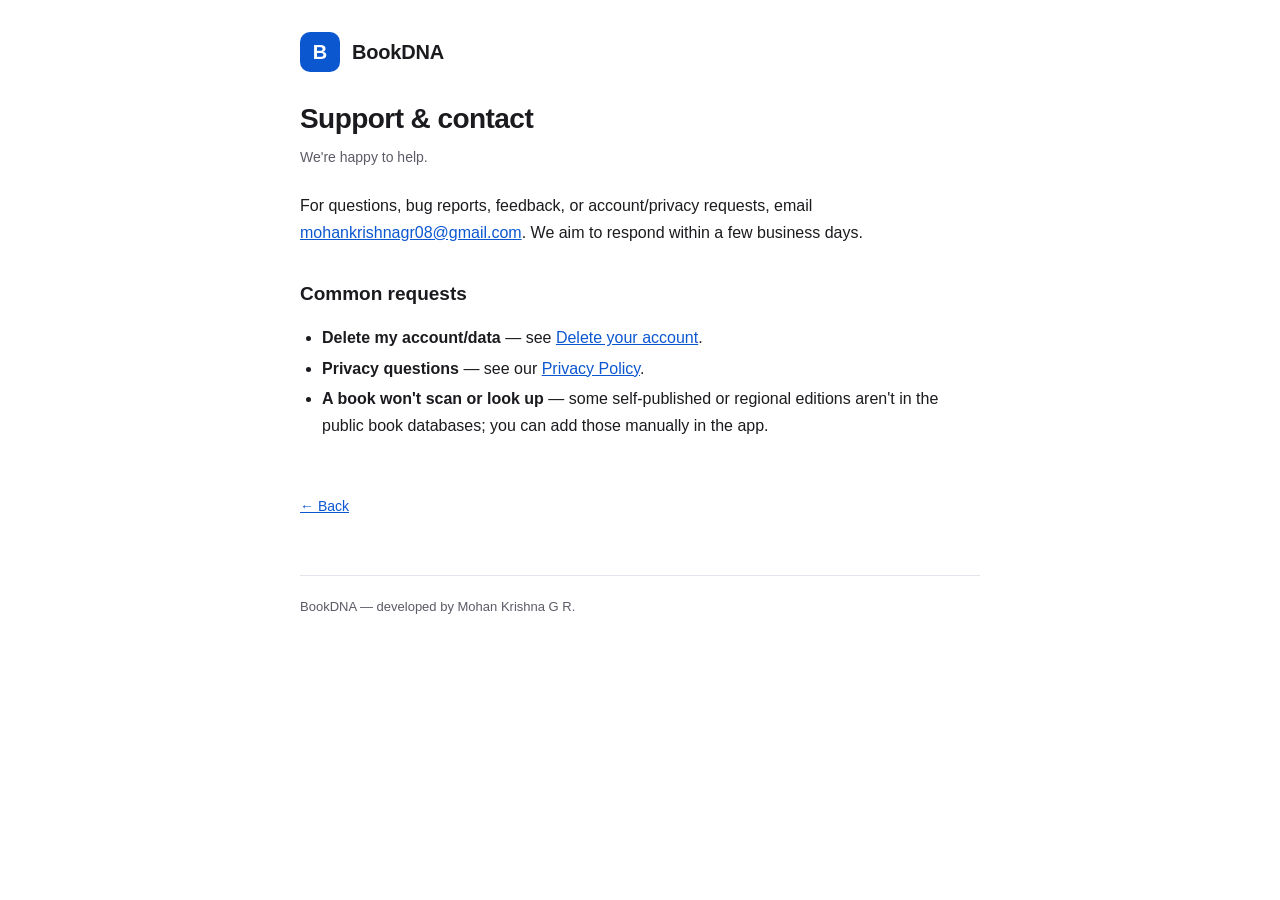
<file: support.html>
<!doctype html>
<html lang="en">
<head>
  <meta charset="utf-8">
  <meta name="viewport" content="width=device-width, initial-scale=1">
  <title>Support — BookDNA</title>
  <meta name="description" content="Get help with BookDNA or contact the developer.">
  <link rel="stylesheet" href="styles.css">
</head>
<body>
  <main class="wrap">
    <header>
      <div class="logo">B</div>
      <div class="brand">BookDNA</div>
    </header>

    <h1>Support &amp; contact</h1>
    <p class="meta">We're happy to help.</p>

    <p>For questions, bug reports, feedback, or account/privacy requests, email
    <a href="mailto:mohankrishnagr08@gmail.com">mohankrishnagr08@gmail.com</a>.
    We aim to respond within a few business days.</p>

    <h2>Common requests</h2>
    <ul>
      <li><strong>Delete my account/data</strong> — see
      <a href="delete-account.html">Delete your account</a>.</li>
      <li><strong>Privacy questions</strong> — see our
      <a href="privacy.html">Privacy Policy</a>.</li>
      <li><strong>A book won't scan or look up</strong> — some self-published or
      regional editions aren't in the public book databases; you can add those
      manually in the app.</li>
    </ul>

    <a class="back" href="index.html">← Back</a>
    <footer>BookDNA — developed by Mohan Krishna G R.</footer>
  </main>
</body>
</html>
</file>
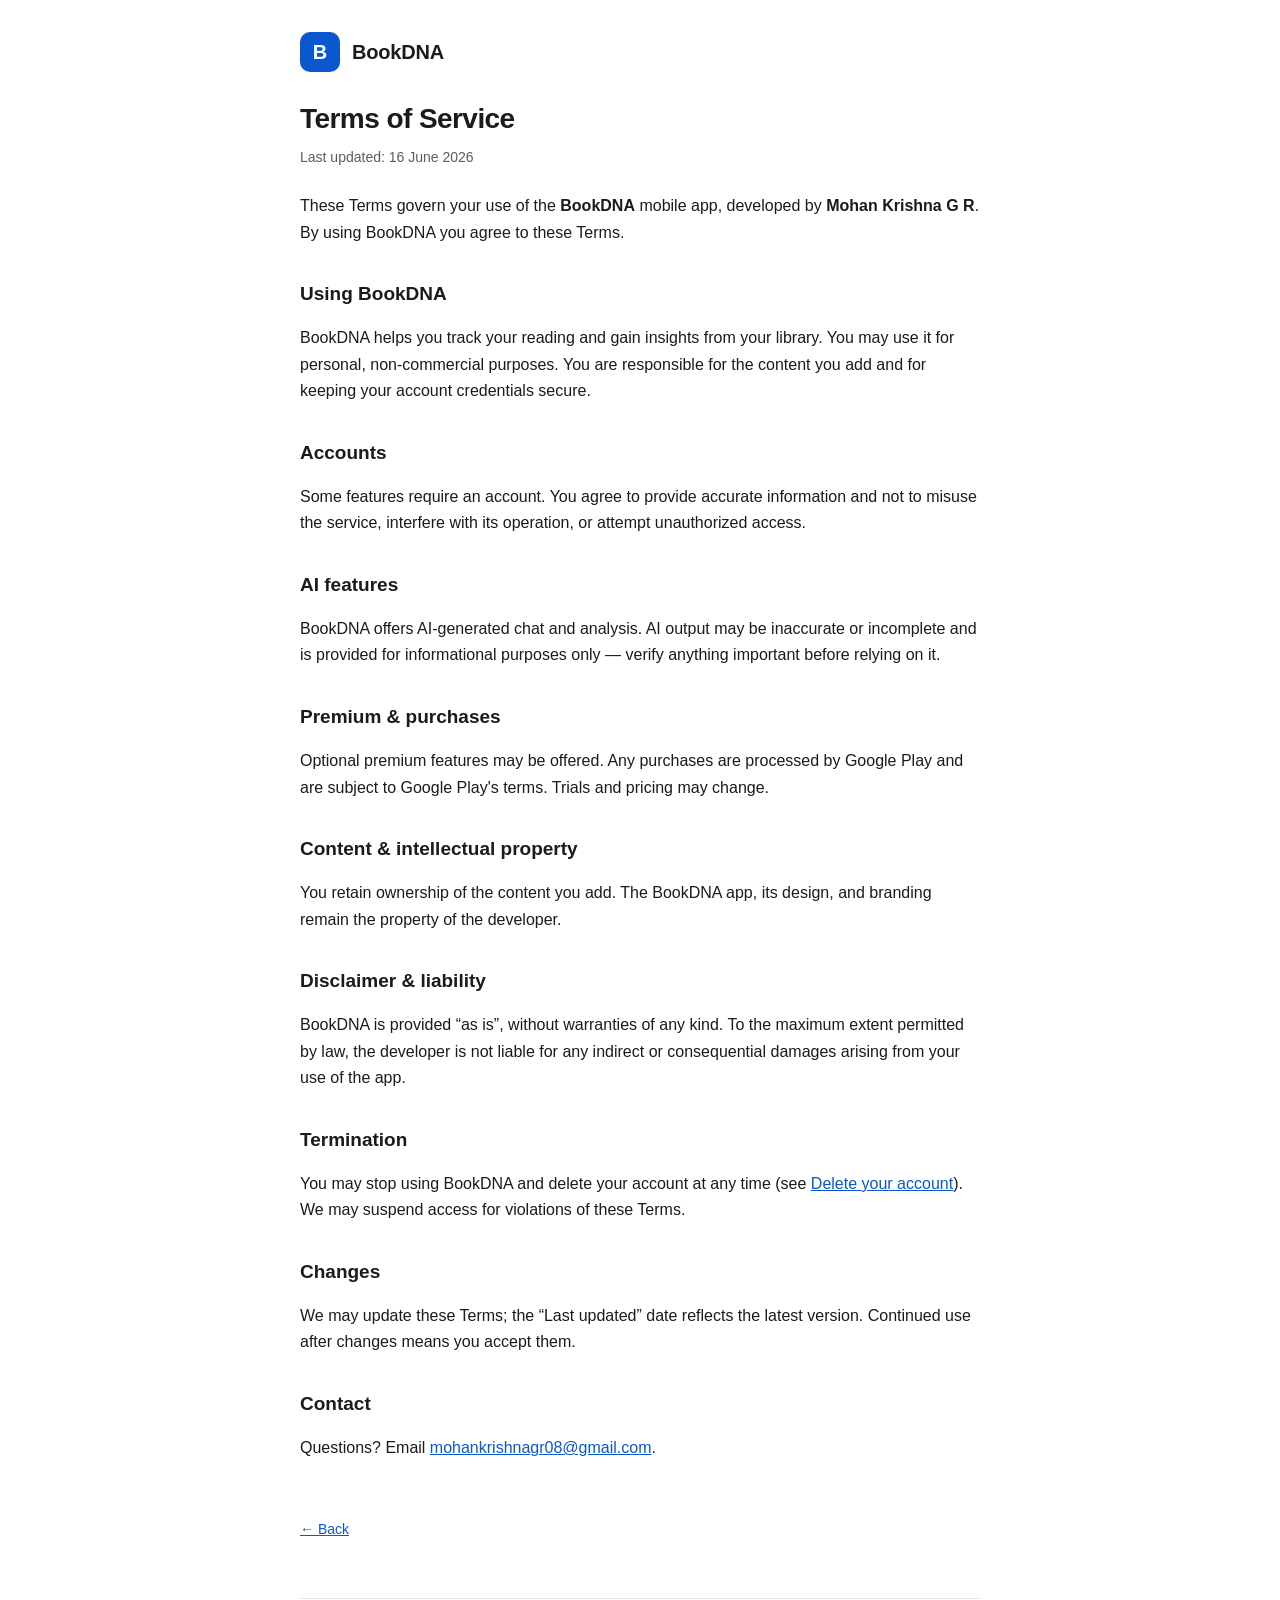
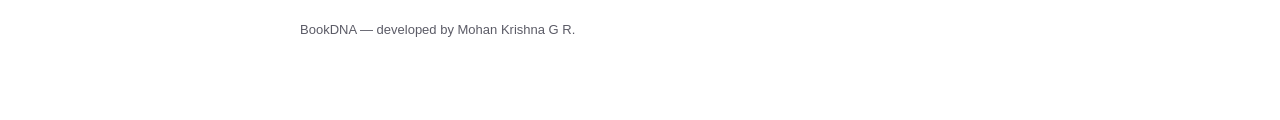
<file: terms.html>
<!doctype html>
<html lang="en">
<head>
  <meta charset="utf-8">
  <meta name="viewport" content="width=device-width, initial-scale=1">
  <title>Terms of Service — BookDNA</title>
  <meta name="description" content="Terms of Service for the BookDNA mobile app.">
  <link rel="stylesheet" href="styles.css">
</head>
<body>
  <main class="wrap">
    <header>
      <div class="logo">B</div>
      <div class="brand">BookDNA</div>
    </header>

    <h1>Terms of Service</h1>
    <p class="meta">Last updated: 16 June 2026</p>

    <p>These Terms govern your use of the <strong>BookDNA</strong> mobile app,
    developed by <strong>Mohan Krishna G R</strong>. By using BookDNA you agree
    to these Terms.</p>

    <h2>Using BookDNA</h2>
    <p>BookDNA helps you track your reading and gain insights from your library.
    You may use it for personal, non-commercial purposes. You are responsible for
    the content you add and for keeping your account credentials secure.</p>

    <h2>Accounts</h2>
    <p>Some features require an account. You agree to provide accurate
    information and not to misuse the service, interfere with its operation, or
    attempt unauthorized access.</p>

    <h2>AI features</h2>
    <p>BookDNA offers AI-generated chat and analysis. AI output may be inaccurate
    or incomplete and is provided for informational purposes only — verify
    anything important before relying on it.</p>

    <h2>Premium &amp; purchases</h2>
    <p>Optional premium features may be offered. Any purchases are processed by
    Google Play and are subject to Google Play's terms. Trials and pricing may
    change.</p>

    <h2>Content &amp; intellectual property</h2>
    <p>You retain ownership of the content you add. The BookDNA app, its design,
    and branding remain the property of the developer.</p>

    <h2>Disclaimer &amp; liability</h2>
    <p>BookDNA is provided “as is”, without warranties of any kind. To the
    maximum extent permitted by law, the developer is not liable for any indirect
    or consequential damages arising from your use of the app.</p>

    <h2>Termination</h2>
    <p>You may stop using BookDNA and delete your account at any time (see
    <a href="delete-account.html">Delete your account</a>). We may suspend access
    for violations of these Terms.</p>

    <h2>Changes</h2>
    <p>We may update these Terms; the “Last updated” date reflects the latest
    version. Continued use after changes means you accept them.</p>

    <h2>Contact</h2>
    <p>Questions? Email
    <a href="mailto:mohankrishnagr08@gmail.com">mohankrishnagr08@gmail.com</a>.</p>

    <a class="back" href="index.html">← Back</a>
    <footer>BookDNA — developed by Mohan Krishna G R.</footer>
  </main>
</body>
</html>
</file>
<file: styles.css>
:root {
  --brand: #0b57d0;
  --ink: #1b1b1f;
  --muted: #5b5b66;
  --bg: #ffffff;
  --card: #f6f7fb;
  --border: #e3e5ec;
}
@media (prefers-color-scheme: dark) {
  :root {
    --brand: #a8c7fa;
    --ink: #e4e2e6;
    --muted: #c4c6cf;
    --bg: #131316;
    --card: #1d1d21;
    --border: #2d2d31;
  }
}
* { box-sizing: border-box; }
html { -webkit-text-size-adjust: 100%; }
body {
  margin: 0;
  font: 16px/1.65 -apple-system, BlinkMacSystemFont, "Segoe UI", Roboto, Helvetica, Arial, sans-serif;
  color: var(--ink);
  background: var(--bg);
}
.wrap { max-width: 720px; margin: 0 auto; padding: 32px 20px 80px; }
header { display: flex; align-items: center; gap: 12px; margin-bottom: 8px; }
.logo {
  width: 40px; height: 40px; border-radius: 10px;
  background: var(--brand); color: #fff; display: grid; place-items: center;
  font-weight: 700; font-size: 20px; flex: none;
}
@media (prefers-color-scheme: dark) { .logo { color: #07101f; } }
.brand { font-size: 20px; font-weight: 700; letter-spacing: -0.01em; }
a { color: var(--brand); }
h1 { font-size: 28px; letter-spacing: -0.02em; margin: 24px 0 4px; }
h2 { font-size: 19px; margin: 32px 0 8px; }
.meta { color: var(--muted); font-size: 14px; margin: 0 0 24px; }
.muted { color: var(--muted); }
ul { padding-left: 22px; }
li { margin: 4px 0; }
nav.cards { display: grid; gap: 12px; margin: 24px 0; }
nav.cards a {
  display: block; padding: 16px 18px; background: var(--card);
  border: 1px solid var(--border); border-radius: 12px; text-decoration: none;
  color: var(--ink); font-weight: 600;
}
nav.cards a span { display: block; font-weight: 400; color: var(--muted); font-size: 14px; margin-top: 2px; }
.back { display: inline-block; margin-top: 40px; font-size: 14px; }
footer { margin-top: 56px; padding-top: 20px; border-top: 1px solid var(--border); color: var(--muted); font-size: 13px; }
code { background: var(--card); padding: 1px 6px; border-radius: 6px; font-size: 90%; }
</file>
